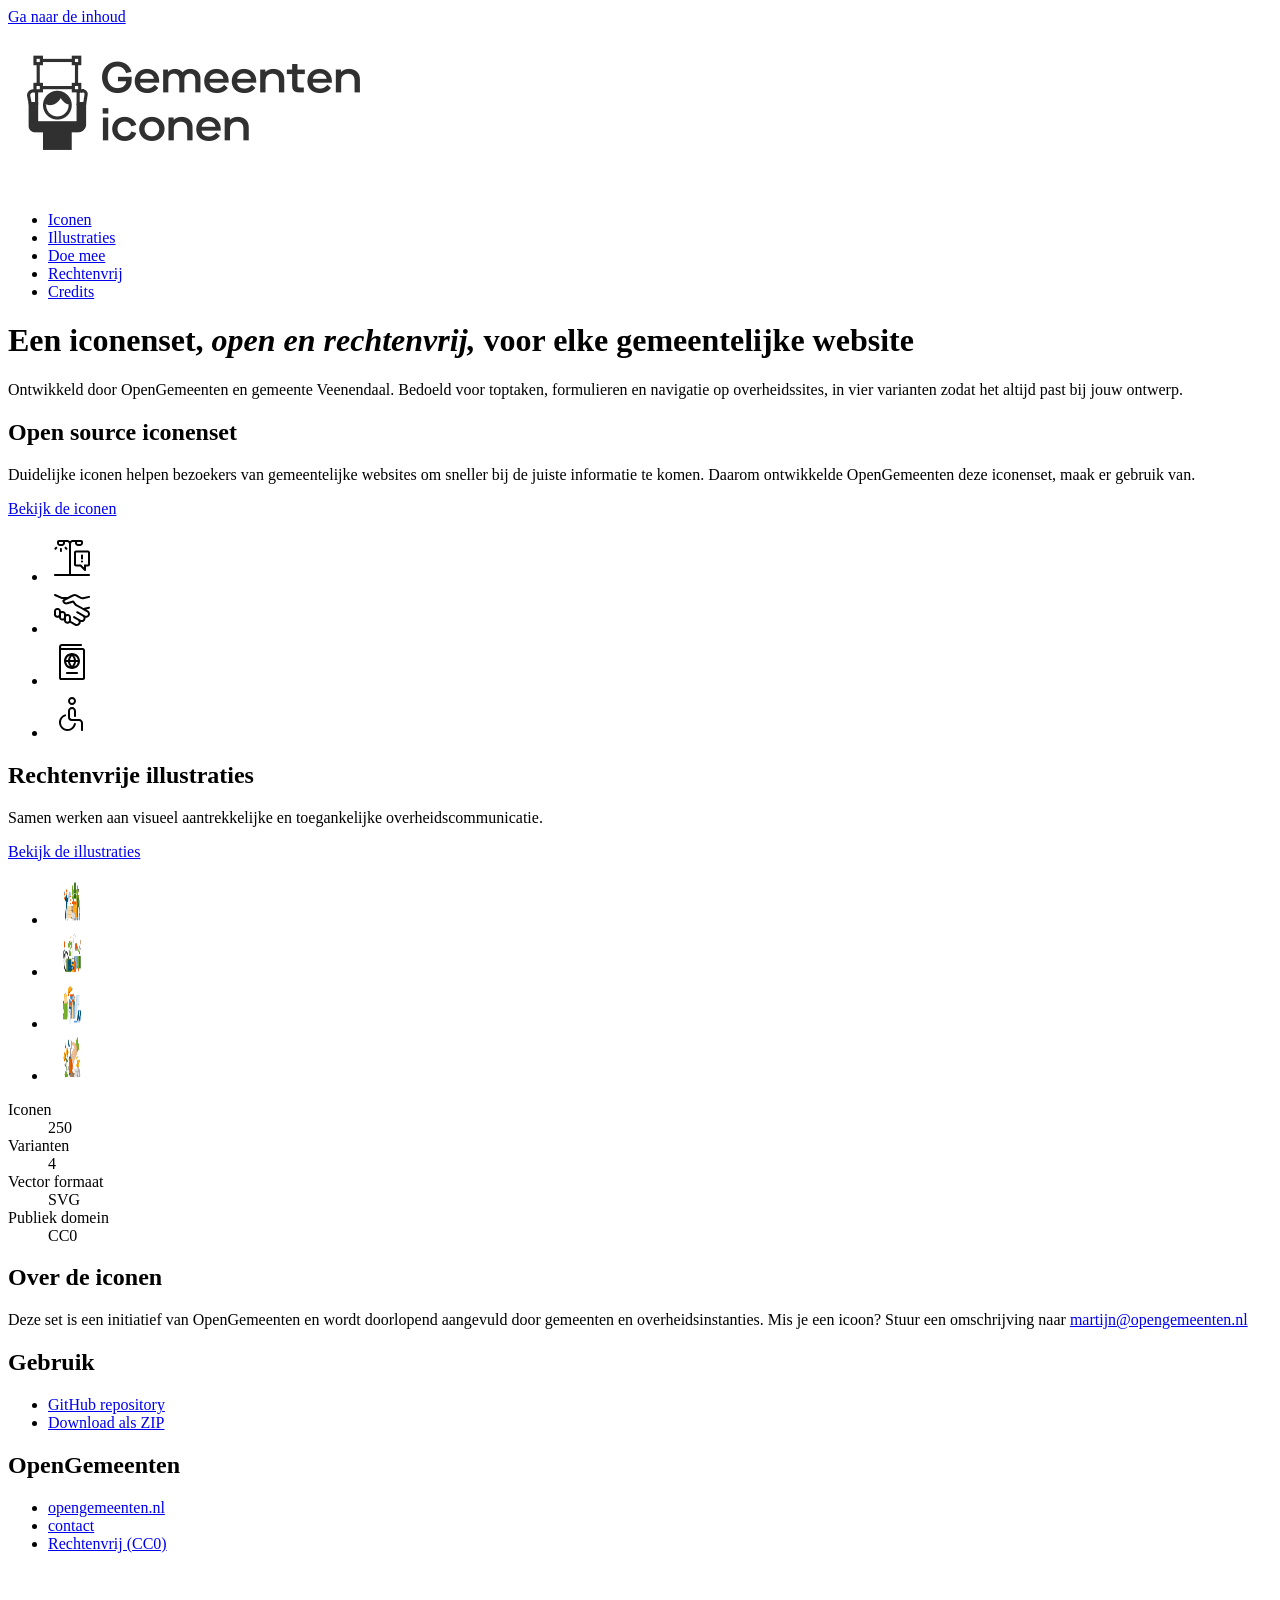
<file: index.html>
<!DOCTYPE html>
<html lang="nl">
<head>
    <meta charset="UTF-8">
    <meta name="viewport" content="width=device-width, initial-scale=1.0">
    <title>Gemeenten-Iconen</title>
    <meta name="description" content="Open en rechtenvrije iconenset voor Nederlandse gemeentelijke websites. 250 iconen in vier varianten.">
    <link rel="stylesheet" href="">
</head>
<body>
  <a href="#inhoud" class="skiplink">Ga naar de inhoud</a>

   <header> 
      <a href="index.html" class="logo-knop">
       <img src="assets/logo-gemeentenconen.png" alt="Gemeenten-Iconen">
      </a> 
    <nav>
     <ul>
        <li><a href="iconen.html">Iconen</a></li>
        <li><a href="illustraties.html">Illustraties</a></li>
        <li><a href="doe-mee.html">Doe mee</a></li>
        <li><a href="rechtenvrij.html">Rechtenvrij</a></li>
        <li><a href="credits.html">Credits</a></li>
     </ul>
    </nav>
   </header>
<main id="inhoud"> 

    <h1>Een iconenset, <em>open en rechtenvrij,</em> voor elke gemeentelijke website</h1>
    <p>Ontwikkeld door OpenGemeenten en gemeente Veenendaal. Bedoeld voor toptaken, formulieren en navigatie op overheidssites, in vier varianten zodat het altijd past bij jouw ontwerp.</p>

<section class="kaarten-sectie">
  <article>

    <h2>Open source iconenset</h2>
    <p>Duidelijke iconen helpen bezoekers van gemeentelijke websites om sneller bij de juiste informatie te komen. Daarom ontwikkelde OpenGemeenten deze iconenset, maak er gebruik van.</p>
    <a href="iconen.html">Bekijk de iconen</a>
    <ul class="iconen-grid">
      <li>
        <img src="Iconenset-master/Svg/Line/MeldingStraatverlichting.svg" alt="Melding straatverlichting" width="48" height="48">
      </li>

      <li>
        <img src="Iconenset-master/Svg/Line/Ondernemen.svg" alt="Ondernemen" width="48" height="48">
      </li>

      <li>
        <img src="Iconenset-master/Svg/Line/Paspoort.svg" alt="Paspoort" width="48" height="48">
      </li>

      <li>
        <img src="Iconenset-master/Svg/Line/Rolstoel.svg" alt="Rolstoel" width="48" height="48">
      </li>
    </ul>
  </article>

  <article>
    <h2>Rechtenvrije illustraties</h2>
    <p>Samen werken aan visueel aantrekkelijke en toegankelijke overheidscommunicatie.</p>
    <a href="illustraties.html">Bekijk de illustraties</a>

    <ul class="illustraties-grid">
    <li>
        <img src="OG_Illustratieset_v1/duu_koplopers.jpg" alt="" width="48" height="48">
    </li>

    <li>
        <img src="OG_Illustratieset_v1/duu_spullen.jpg" alt="" width="48" height="48">
    </li>

    <li>
        <img src="OG_Illustratieset_v1/duu_subsidies.jpg" alt="" width="48" height="48">
    </li>

    <li>
        <img src="OG_Illustratieset_v1/duu_tuin-en-omgeving.jpg" alt="" width="48" height="48">
    </li>
  </ul>
 </article>
</section>

<dl>
  <div>
    <dt>Iconen</dt>
    <dd>250</dd>
  </div>

  <div>
    <dt>Varianten</dt>
    <dd>4</dd>
  </div>

  <div>
    <dt>Vector formaat</dt>
    <dd>SVG</dd>
  </div>

  <div>
    <dt>Publiek domein</dt>
    <dd>CC0</dd>
  </div>
</dl>

</main>
 
<footer>
  <div class="footer-teksten">
    <div>
      <h2>Over de iconen</h2>
      <p>Deze set is een initiatief van OpenGemeenten en wordt doorlopend aangevuld door gemeenten en overheidsinstanties. Mis je een icoon? Stuur een omschrijving naar <a href="mailto:martijn@opengemeenten.nl">martijn@opengemeenten.nl</a></p>
    </div>

    <div>
      <h2>Gebruik</h2>
      <ul>
        <li><a href="https://github.com/OpenGemeenten/Iconenset/">GitHub repository</a></li>
        <li><a href="https://github.com/OpenGemeenten/Iconenset/archive/refs/heads/master.zip">Download als ZIP</a></li>
      </ul>
    </div>

    <div>
      <h2>OpenGemeenten</h2>
      <ul>
        <li><a href="https://www.opengemeenten.nl/">opengemeenten.nl</a></li>
        <li><a href="https://www.opengemeenten.nl/contact">contact</a></li>
        <li><a href="https://www.gemeenteniconen.nl/rechtenvrij">Rechtenvrij (CC0)</a></li>
      </ul>
    </div>
  </div>

  <a href="https://github.com/OpenGemeenten/Iconenset/">
    <img src="assets/pngfind.com-github-logo-png-1766942.png" alt="OpenGemeenten Iconenset op GitHub">
  </a>
</footer>

</body>
</html>
</file>
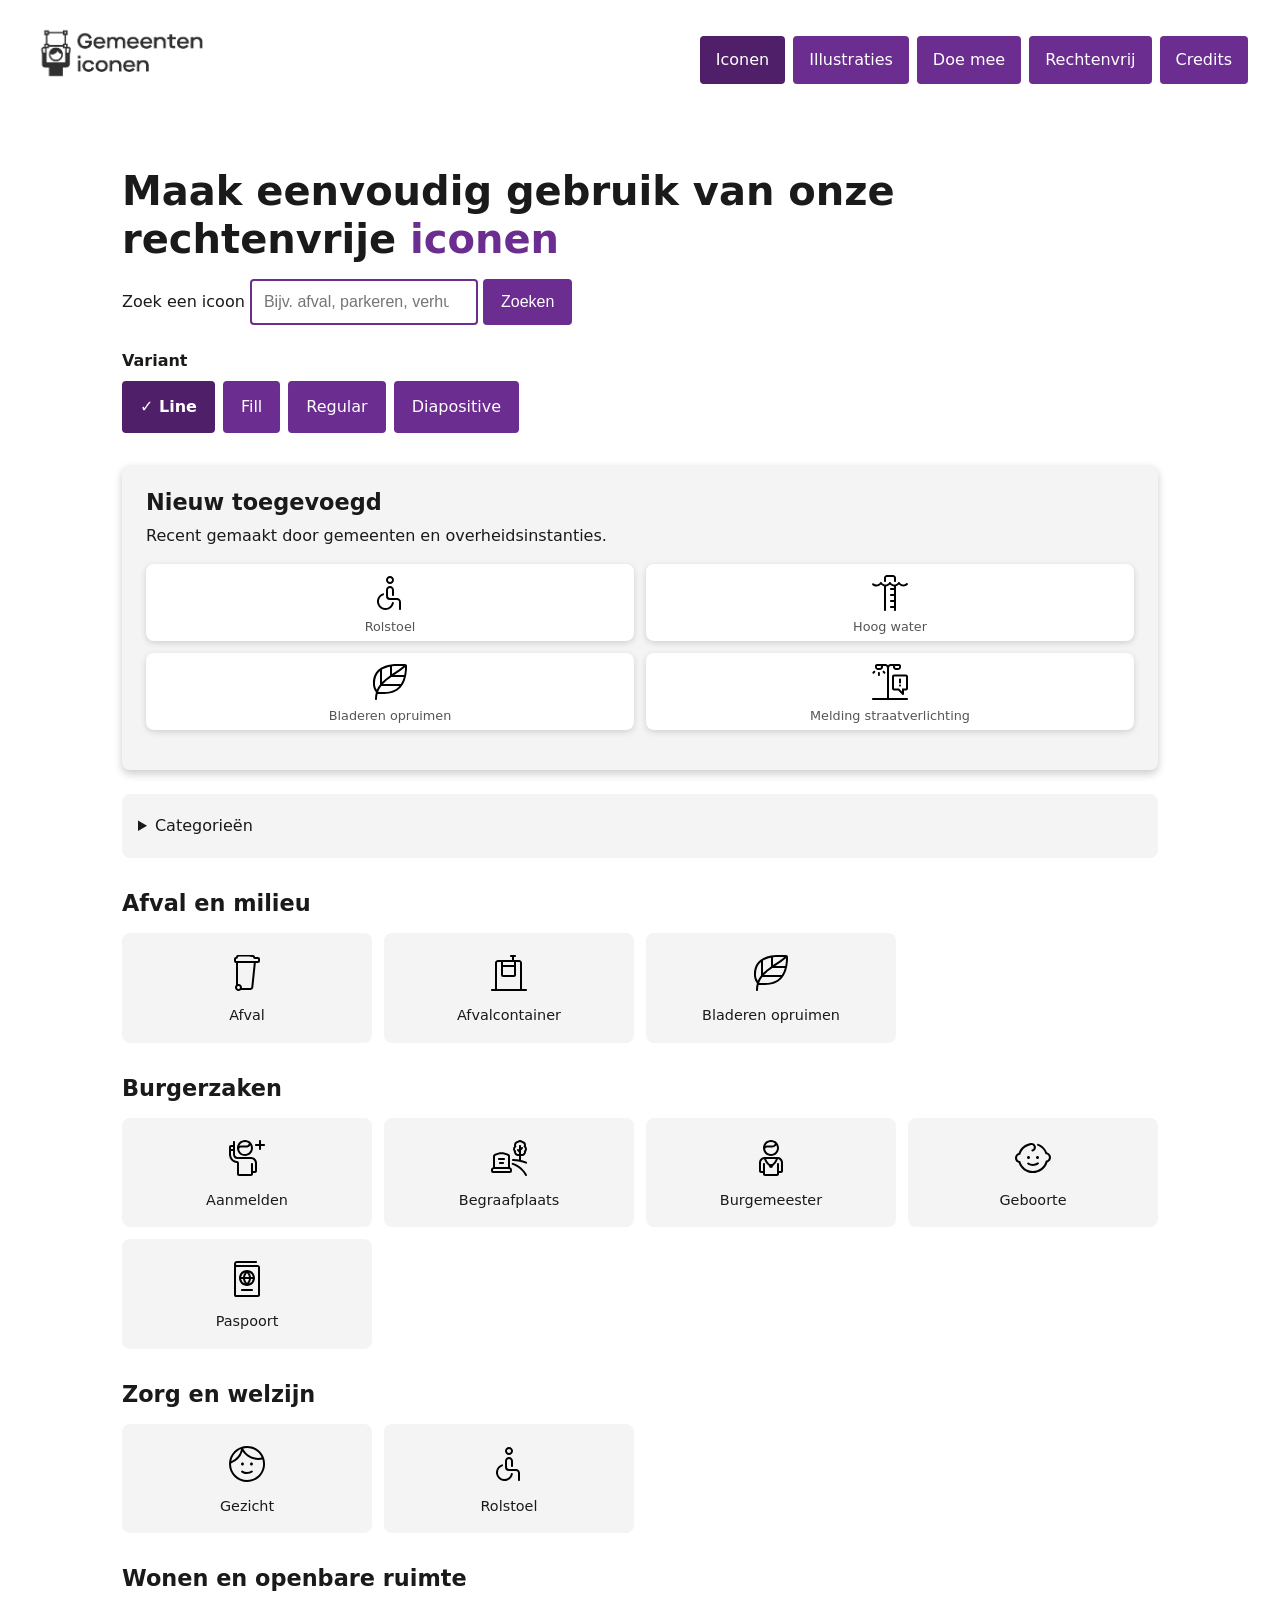
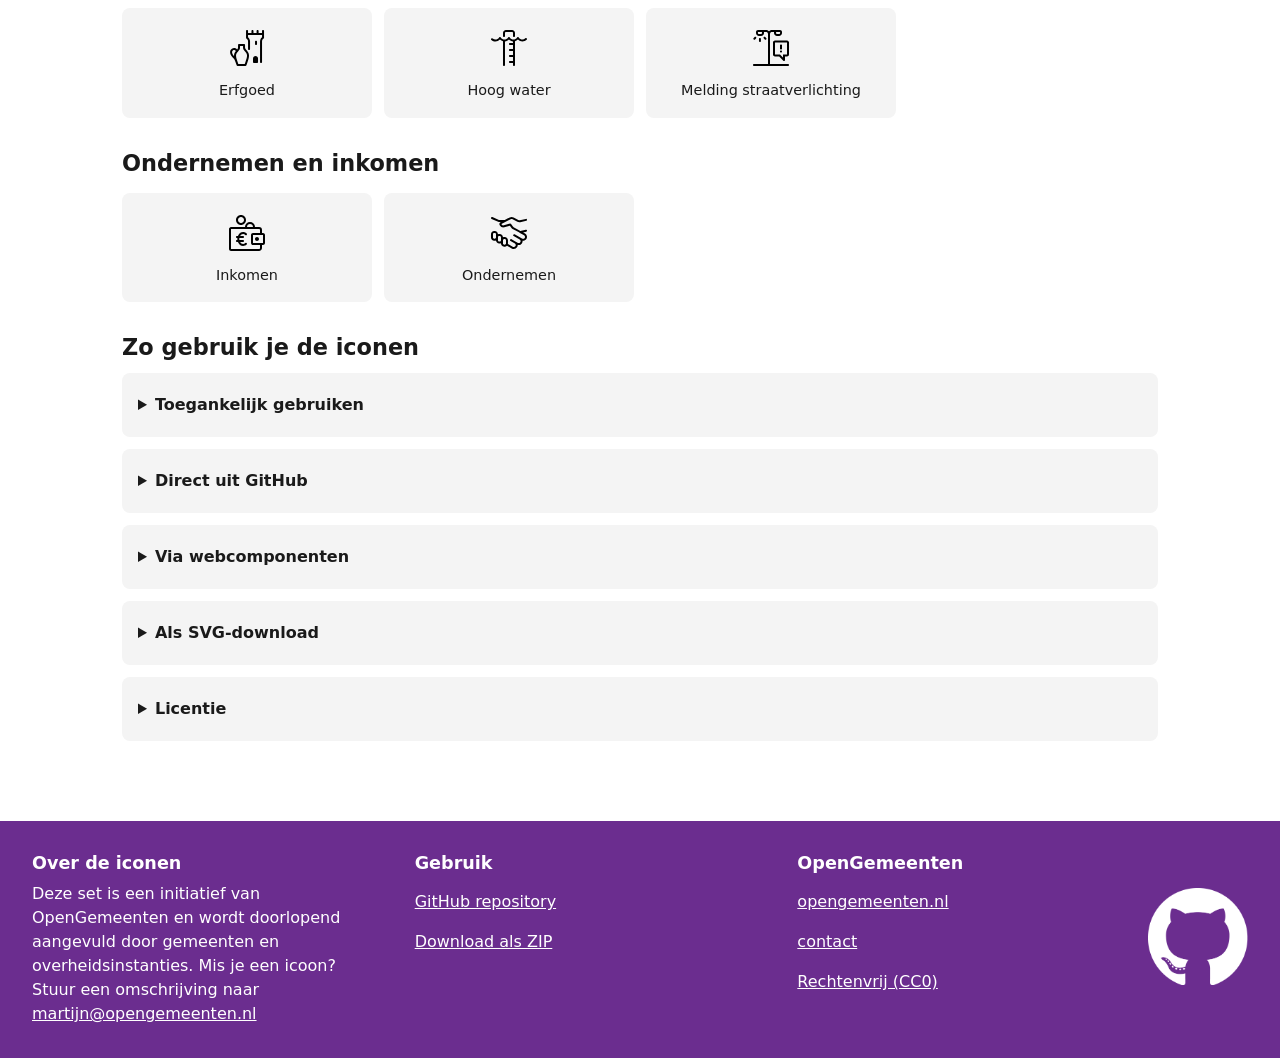
<file: iconen.html>
<!DOCTYPE html>
<html lang="nl">
<head>
  <meta charset="UTF-8">
  <meta name="viewport" content="width=device-width, initial-scale=1.0">
  <title>Iconen</title>
  <meta name="description" content="Open en rechtenvrije iconenset voor Nederlandse gemeentelijke websites. 250 iconen in vier varianten.">
  <link rel="stylesheet" href="styles.css">
</head>

<body>
  <a href="#inhoud" class="skiplink">Ga naar de inhoud</a>

  <header>
    <a href="index.html" class="logo-knop">
      <img src="assets/logo-gemeentenconen.png" alt="Gemeenten-Iconen">
    </a>
    <nav>
      <ul>
        <li><a href="iconen.html" class="actief">Iconen</a></li>
        <li><a href="illustraties.html">Illustraties</a></li>
        <li><a href="doe-mee.html">Doe mee</a></li>
        <li><a href="rechtenvrij.html">Rechtenvrij</a></li>
        <li><a href="credits.html">Credits</a></li>
      </ul>
    </nav>
  </header>

<main id="inhoud">
  <h1>Maak eenvoudig gebruik van onze rechtenvrije <em>iconen</em></h1>

  <!-- Zoeken -->
  <search>
    <form class="zoekformulier">
      <label for="zoek">Zoek een icoon</label>
      <input type="search" id="zoek" name="zoek" placeholder="Bijv. afval, parkeren, verhuizen">
      <button type="submit">Zoeken</button>
    </form>
  </search>

  <!-- Variant kiezen: de CSS (main:has) laat daardoor de juiste plaatjes zien -->
  <fieldset class="variant-keuze">
    <legend>Variant</legend>
    <input type="radio" name="variant" id="variant-line" checked>
    <label for="variant-line">Line</label>
    <input type="radio" name="variant" id="variant-fill">
    <label for="variant-fill">Fill</label>
    <input type="radio" name="variant" id="variant-regular">
    <label for="variant-regular">Regular</label>
    <input type="radio" name="variant" id="variant-diapositive">
    <label for="variant-diapositive">Diapositive</label>
  </fieldset>

  <!-- Recent toegevoegde iconen -->
  <article class="nieuw-blok">
    <h2>Nieuw toegevoegd</h2>
    <p>Recent gemaakt door gemeenten en overheidsinstanties.</p>
    <ul class="iconen-grid">
      <li>
        <button type="button" popovertarget="info-rolstoel">
          <img class="line" src="Iconenset-master/Svg/Line/Rolstoel.svg" alt="">
          <img class="fill" src="Iconenset-master/Svg/Fill/Rolstoel.svg" alt="">
          <img class="regular" src="Iconenset-master/Svg/Regular/Rolstoel.svg" alt="">
          <img class="diapositive" src="Iconenset-master/Svg/Regular%20diapositive/Rolstoel.svg" alt="">
          <span>Rolstoel</span>
        </button>
      </li>
      <li>
        <button type="button" popovertarget="info-hoog-water">
          <img class="line" src="Iconenset-master/Svg/Line/HoogWater.svg" alt="">
          <img class="fill" src="Iconenset-master/Svg/Fill/HoogWater.svg" alt="">
          <img class="regular" src="Iconenset-master/Svg/Regular/HoogWater.svg" alt="">
          <img class="diapositive" src="Iconenset-master/Svg/Regular%20diapositive/HoogWater.svg" alt="">
          <span>Hoog water</span>
        </button>
      </li>
      <li>
        <button type="button" popovertarget="info-bladeren-opruimen">
          <img class="line" src="Iconenset-master/Svg/Line/BladerenOpruimen.svg" alt="">
          <img class="fill" src="Iconenset-master/Svg/Fill/BladerenOpruimen.svg" alt="">
          <img class="regular" src="Iconenset-master/Svg/Regular/BladerenOpruimen.svg" alt="">
          <img class="diapositive" src="Iconenset-master/Svg/Regular%20diapositive/BladerenOpruimen.svg" alt="">
          <span>Bladeren opruimen</span>
        </button>
      </li>
      <li>
        <button type="button" popovertarget="info-melding-straatverlichting">
          <img class="line" src="Iconenset-master/Svg/Line/MeldingStraatverlichting.svg" alt="">
          <img class="fill" src="Iconenset-master/Svg/Fill/MeldingStraatverlichting.svg" alt="">
          <img class="regular" src="Iconenset-master/Svg/Regular/MeldingStraatverlichting.svg" alt="">
          <img class="diapositive" src="Iconenset-master/Svg/Regular%20diapositive/MeldingStraatverlichting.svg" alt="">
          <span>Melding straatverlichting</span>
        </button>
      </li>
    </ul>
  </article>

  <!-- Categorie-menu (details werkt zonder JavaScript) -->
  <nav class="categorie-menu">
    <details>
      <summary>Categorieën</summary>
      <ul>
        <li><a href="#afval">Afval en milieu</a></li>
        <li><a href="#burgerzaken">Burgerzaken</a></li>
        <li><a href="#zorg">Zorg en welzijn</a></li>
        <li><a href="#wonen">Wonen en openbare ruimte</a></li>
        <li><a href="#ondernemen">Ondernemen en inkomen</a></li>
      </ul>
    </details>
  </nav>

  <section id="afval">
    <h2>Afval en milieu</h2>
    <ul class="icon-grid">
      <li>
        <button type="button" popovertarget="info-afval">
          <img class="line" src="Iconenset-master/Svg/Line/Afval.svg" alt="">
          <img class="fill" src="Iconenset-master/Svg/Fill/Afval.svg" alt="">
          <img class="regular" src="Iconenset-master/Svg/Regular/Afval.svg" alt="">
          <img class="diapositive" src="Iconenset-master/Svg/Regular%20diapositive/Afval.svg" alt="">
          <span>Afval</span>
        </button>
      </li>
      <li>
        <button type="button" popovertarget="info-afvalcontainer">
          <img class="line" src="Iconenset-master/Svg/Line/Afvalcontainer.svg" alt="">
          <img class="fill" src="Iconenset-master/Svg/Fill/Afvalcontainer.svg" alt="">
          <img class="regular" src="Iconenset-master/Svg/Regular/Afvalcontainer.svg" alt="">
          <img class="diapositive" src="Iconenset-master/Svg/Regular%20diapositive/Afvalcontainer.svg" alt="">
          <span>Afvalcontainer</span>
        </button>
      </li>
      <li>
        <button type="button" popovertarget="info-bladeren-opruimen">
          <img class="line" src="Iconenset-master/Svg/Line/BladerenOpruimen.svg" alt="">
          <img class="fill" src="Iconenset-master/Svg/Fill/BladerenOpruimen.svg" alt="">
          <img class="regular" src="Iconenset-master/Svg/Regular/BladerenOpruimen.svg" alt="">
          <img class="diapositive" src="Iconenset-master/Svg/Regular%20diapositive/BladerenOpruimen.svg" alt="">
          <span>Bladeren opruimen</span>
        </button>
      </li>
    </ul>
  </section>

  <section id="burgerzaken">
    <h2>Burgerzaken</h2>
    <ul class="icon-grid">
      <li>
        <button type="button" popovertarget="info-aanmelden">
          <img class="line" src="Iconenset-master/Svg/Line/Aanmelden.svg" alt="">
          <img class="fill" src="Iconenset-master/Svg/Fill/Aanmelden.svg" alt="">
          <img class="regular" src="Iconenset-master/Svg/Regular/Aanmelden.svg" alt="">
          <img class="diapositive" src="Iconenset-master/Svg/Regular%20diapositive/Aanmelden.svg" alt="">
          <span>Aanmelden</span>
        </button>
      </li>
      <li>
        <button type="button" popovertarget="info-begraafplaats">
          <img class="line" src="Iconenset-master/Svg/Line/Begraafplaats.svg" alt="">
          <img class="fill" src="Iconenset-master/Svg/Fill/Begraafplaats.svg" alt="">
          <img class="regular" src="Iconenset-master/Svg/Regular/Begraafplaats.svg" alt="">
          <img class="diapositive" src="Iconenset-master/Svg/Regular%20diapositive/Begraafplaats.svg" alt="">
          <span>Begraafplaats</span>
        </button>
      </li>
      <li>
        <button type="button" popovertarget="info-burgemeester">
          <img class="line" src="Iconenset-master/Svg/Line/Burgemeester.svg" alt="">
          <img class="fill" src="Iconenset-master/Svg/Fill/Burgemeester.svg" alt="">
          <img class="regular" src="Iconenset-master/Svg/Regular/Burgemeester.svg" alt="">
          <img class="diapositive" src="Iconenset-master/Svg/Regular%20diapositive/Burgemeester.svg" alt="">
          <span>Burgemeester</span>
        </button>
      </li>
      <li>
        <button type="button" popovertarget="info-geboorte">
          <img class="line" src="Iconenset-master/Svg/Line/Geboorte.svg" alt="">
          <img class="fill" src="Iconenset-master/Svg/Fill/Geboorte.svg" alt="">
          <img class="regular" src="Iconenset-master/Svg/Regular/Geboorte.svg" alt="">
          <img class="diapositive" src="Iconenset-master/Svg/Regular%20diapositive/Geboorte.svg" alt="">
          <span>Geboorte</span>
        </button>
      </li>
      <li>
        <button type="button" popovertarget="info-paspoort">
          <img class="line" src="Iconenset-master/Svg/Line/Paspoort.svg" alt="">
          <img class="fill" src="Iconenset-master/Svg/Fill/Paspoort.svg" alt="">
          <img class="regular" src="Iconenset-master/Svg/Regular/Paspoort.svg" alt="">
          <img class="diapositive" src="Iconenset-master/Svg/Regular%20diapositive/Paspoort.svg" alt="">
          <span>Paspoort</span>
        </button>
      </li>
    </ul>
  </section>

  <section id="zorg">
    <h2>Zorg en welzijn</h2>
    <ul class="icon-grid">
      <li>
        <button type="button" popovertarget="info-gezicht">
          <img class="line" src="Iconenset-master/Svg/Line/Gezicht.svg" alt="">
          <img class="fill" src="Iconenset-master/Svg/Fill/Gezicht.svg" alt="">
          <img class="regular" src="Iconenset-master/Svg/Regular/Gezicht.svg" alt="">
          <img class="diapositive" src="Iconenset-master/Svg/Regular%20diapositive/Gezicht.svg" alt="">
          <span>Gezicht</span>
        </button>
      </li>
      <li>
        <button type="button" popovertarget="info-rolstoel">
          <img class="line" src="Iconenset-master/Svg/Line/Rolstoel.svg" alt="">
          <img class="fill" src="Iconenset-master/Svg/Fill/Rolstoel.svg" alt="">
          <img class="regular" src="Iconenset-master/Svg/Regular/Rolstoel.svg" alt="">
          <img class="diapositive" src="Iconenset-master/Svg/Regular%20diapositive/Rolstoel.svg" alt="">
          <span>Rolstoel</span>
        </button>
      </li>
    </ul>
  </section>

  <section id="wonen">
    <h2>Wonen en openbare ruimte</h2>
    <ul class="icon-grid">
      <li>
        <button type="button" popovertarget="info-erfgoed">
          <img class="line" src="Iconenset-master/Svg/Line/Erfgoed.svg" alt="">
          <img class="fill" src="Iconenset-master/Svg/Fill/Erfgoed.svg" alt="">
          <img class="regular" src="Iconenset-master/Svg/Regular/Erfgoed.svg" alt="">
          <img class="diapositive" src="Iconenset-master/Svg/Regular%20diapositive/Erfgoed.svg" alt="">
          <span>Erfgoed</span>
        </button>
      </li>
      <li>
        <button type="button" popovertarget="info-hoog-water">
          <img class="line" src="Iconenset-master/Svg/Line/HoogWater.svg" alt="">
          <img class="fill" src="Iconenset-master/Svg/Fill/HoogWater.svg" alt="">
          <img class="regular" src="Iconenset-master/Svg/Regular/HoogWater.svg" alt="">
          <img class="diapositive" src="Iconenset-master/Svg/Regular%20diapositive/HoogWater.svg" alt="">
          <span>Hoog water</span>
        </button>
      </li>
      <li>
        <button type="button" popovertarget="info-melding-straatverlichting">
          <img class="line" src="Iconenset-master/Svg/Line/MeldingStraatverlichting.svg" alt="">
          <img class="fill" src="Iconenset-master/Svg/Fill/MeldingStraatverlichting.svg" alt="">
          <img class="regular" src="Iconenset-master/Svg/Regular/MeldingStraatverlichting.svg" alt="">
          <img class="diapositive" src="Iconenset-master/Svg/Regular%20diapositive/MeldingStraatverlichting.svg" alt="">
          <span>Melding straatverlichting</span>
        </button>
      </li>
    </ul>
  </section>

  <section id="ondernemen">
    <h2>Ondernemen en inkomen</h2>
    <ul class="icon-grid">
      <li>
        <button type="button" popovertarget="info-inkomen">
          <img class="line" src="Iconenset-master/Svg/Line/Inkomen.svg" alt="">
          <img class="fill" src="Iconenset-master/Svg/Fill/Inkomen.svg" alt="">
          <img class="regular" src="Iconenset-master/Svg/Regular/Inkomen.svg" alt="">
          <img class="diapositive" src="Iconenset-master/Svg/Regular%20diapositive/Inkomen.svg" alt="">
          <span>Inkomen</span>
        </button>
      </li>
      <li>
        <button type="button" popovertarget="info-ondernemen">
          <img class="line" src="Iconenset-master/Svg/Line/Ondernemen.svg" alt="">
          <img class="fill" src="Iconenset-master/Svg/Fill/Ondernemen.svg" alt="">
          <img class="regular" src="Iconenset-master/Svg/Regular/Ondernemen.svg" alt="">
          <img class="diapositive" src="Iconenset-master/Svg/Regular%20diapositive/Ondernemen.svg" alt="">
          <span>Ondernemen</span>
        </button>
      </li>
    </ul>
  </section>

  <!-- Uitleg die voor ALLE iconen geldt (staat hier één keer i.p.v. in elke popup) -->
  <section class="gebruik-opties">
    <h2>Zo gebruik je de iconen</h2>

    <details>
      <summary><em>Toegankelijk gebruiken</em></summary>
      <p>Combineer een icoon altijd met een tekstlabel, zodat de betekenis ook zonder icoon duidelijk is.</p>
      <p><strong>Decoratief</strong> (naast tekst die hetzelfde zegt): gebruik een lege alt-tekst, alt="". Schermlezers slaan het icoon dan over.</p>
      <p><strong>Informatief</strong> (zonder tekst erbij): geef een beschrijvende alt-tekst, bijvoorbeeld alt="Afval".</p>
    </details>

    <details>
      <summary><em>Direct uit GitHub</em></summary>
      <p>Ontwikkelaars kunnen iconen rechtstreeks uit de repository laden, waardoor de set altijd actueel blijft op websites.</p>
      <a href="https://github.com/OpenGemeenten/Iconenset/">Bekijk de repository</a>
    </details>

    <details>
      <summary><em>Via webcomponenten</em></summary>
      <p>Onder leiding van Frameless zijn er van de regular iconen webcomponenten gemaakt, waardoor deze eenvoudig te gebruiken zijn in Common Ground-projecten.</p>
      <a href="https://frameless.github.io/iconset-npm/">Bekijk de documentatie</a>
    </details>

    <details>
      <summary><em>Als SVG-download</em></summary>
      <p>Liever alles in één keer binnenhalen? Download de complete set als ZIP-bestand.</p>
      <a href="https://github.com/OpenGemeenten/Iconenset/archive/refs/heads/master.zip">Download de complete set</a>
    </details>

    <details>
      <summary><em>Licentie</em></summary>
      <p>Alle iconen zijn vrijgegeven onder CC0 (publiek domein). Je mag ze gratis gebruiken, aanpassen en verspreiden, zonder bronvermelding.</p>
    </details>
  </section>


  <!-- ===== POPUPS: één per icoon =====
       De knop met popovertarget="info-afval" opent de popup met id="info-afval".
       Nieuw icoon? Kopieer een hele <dialog> en verander de naam en bestandsnaam. -->

  <dialog id="info-afval" class="icoon-dialoog" popover>
    <div class="dialoog-kop">
      <h2>Afval</h2>
      <button type="button" popovertarget="info-afval" popovertargetaction="hide">Sluiten</button>
    </div>
    <p>Dit icoon wordt gebruikt om alles rondom afval, afvalinzameling en -verwerking aan te duiden, bijvoorbeeld bij formulieren, meldingen en informatiepagina's over afval.</p>
    <p><strong>Synoniemen:</strong> vuilnis, huisvuil, afvalinzameling</p>
    <h3>Varianten en download</h3>
    <ul class="varianten-vergelijk">
      <li><img src="Iconenset-master/Svg/Line/Afval.svg" alt=""><a href="Iconenset-master/Svg/Line/Afval.svg" download>Line</a></li>
      <li><img src="Iconenset-master/Svg/Fill/Afval.svg" alt=""><a href="Iconenset-master/Svg/Fill/Afval.svg" download>Fill</a></li>
      <li><img src="Iconenset-master/Svg/Regular/Afval.svg" alt=""><a href="Iconenset-master/Svg/Regular/Afval.svg" download>Regular</a></li>
      <li><img src="Iconenset-master/Svg/Regular%20diapositive/Afval.svg" alt=""><a href="Iconenset-master/Svg/Regular%20diapositive/Afval.svg" download>Diapositive</a></li>
    </ul>
    <h3>Embedcode</h3>
    <label for="embed-afval">Selecteer en kopieer met Ctrl+C</label>
    <textarea id="embed-afval" readonly rows="3"><img src="Iconenset-master/Svg/Line/Afval.svg" alt="Afval" width="48" height="48"></textarea>
  </dialog>

  <dialog id="info-afvalcontainer" class="icoon-dialoog" popover>
    <div class="dialoog-kop">
      <h2>Afvalcontainer</h2>
      <button type="button" popovertarget="info-afvalcontainer" popovertargetaction="hide">Sluiten</button>
    </div>
    <p>Betekenis en synoniemen volgen nog.</p>
    <h3>Varianten en download</h3>
    <ul class="varianten-vergelijk">
      <li><img src="Iconenset-master/Svg/Line/Afvalcontainer.svg" alt=""><a href="Iconenset-master/Svg/Line/Afvalcontainer.svg" download>Line</a></li>
      <li><img src="Iconenset-master/Svg/Fill/Afvalcontainer.svg" alt=""><a href="Iconenset-master/Svg/Fill/Afvalcontainer.svg" download>Fill</a></li>
      <li><img src="Iconenset-master/Svg/Regular/Afvalcontainer.svg" alt=""><a href="Iconenset-master/Svg/Regular/Afvalcontainer.svg" download>Regular</a></li>
      <li><img src="Iconenset-master/Svg/Regular%20diapositive/Afvalcontainer.svg" alt=""><a href="Iconenset-master/Svg/Regular%20diapositive/Afvalcontainer.svg" download>Diapositive</a></li>
    </ul>
    <h3>Embedcode</h3>
    <label for="embed-afvalcontainer">Selecteer en kopieer met Ctrl+C</label>
    <textarea id="embed-afvalcontainer" readonly rows="3"><img src="Iconenset-master/Svg/Line/Afvalcontainer.svg" alt="Afvalcontainer" width="48" height="48"></textarea>
  </dialog>

  <dialog id="info-bladeren-opruimen" class="icoon-dialoog" popover>
    <div class="dialoog-kop">
      <h2>Bladeren opruimen</h2>
      <button type="button" popovertarget="info-bladeren-opruimen" popovertargetaction="hide">Sluiten</button>
    </div>
    <p>Betekenis en synoniemen volgen nog.</p>
    <h3>Varianten en download</h3>
    <ul class="varianten-vergelijk">
      <li><img src="Iconenset-master/Svg/Line/BladerenOpruimen.svg" alt=""><a href="Iconenset-master/Svg/Line/BladerenOpruimen.svg" download>Line</a></li>
      <li><img src="Iconenset-master/Svg/Fill/BladerenOpruimen.svg" alt=""><a href="Iconenset-master/Svg/Fill/BladerenOpruimen.svg" download>Fill</a></li>
      <li><img src="Iconenset-master/Svg/Regular/BladerenOpruimen.svg" alt=""><a href="Iconenset-master/Svg/Regular/BladerenOpruimen.svg" download>Regular</a></li>
      <li><img src="Iconenset-master/Svg/Regular%20diapositive/BladerenOpruimen.svg" alt=""><a href="Iconenset-master/Svg/Regular%20diapositive/BladerenOpruimen.svg" download>Diapositive</a></li>
    </ul>
    <h3>Embedcode</h3>
    <label for="embed-bladeren-opruimen">Selecteer en kopieer met Ctrl+C</label>
    <textarea id="embed-bladeren-opruimen" readonly rows="3"><img src="Iconenset-master/Svg/Line/BladerenOpruimen.svg" alt="Bladeren opruimen" width="48" height="48"></textarea>
  </dialog>

  <dialog id="info-aanmelden" class="icoon-dialoog" popover>
    <div class="dialoog-kop">
      <h2>Aanmelden</h2>
      <button type="button" popovertarget="info-aanmelden" popovertargetaction="hide">Sluiten</button>
    </div>
    <p>Betekenis en synoniemen volgen nog.</p>
    <h3>Varianten en download</h3>
    <ul class="varianten-vergelijk">
      <li><img src="Iconenset-master/Svg/Line/Aanmelden.svg" alt=""><a href="Iconenset-master/Svg/Line/Aanmelden.svg" download>Line</a></li>
      <li><img src="Iconenset-master/Svg/Fill/Aanmelden.svg" alt=""><a href="Iconenset-master/Svg/Fill/Aanmelden.svg" download>Fill</a></li>
      <li><img src="Iconenset-master/Svg/Regular/Aanmelden.svg" alt=""><a href="Iconenset-master/Svg/Regular/Aanmelden.svg" download>Regular</a></li>
      <li><img src="Iconenset-master/Svg/Regular%20diapositive/Aanmelden.svg" alt=""><a href="Iconenset-master/Svg/Regular%20diapositive/Aanmelden.svg" download>Diapositive</a></li>
    </ul>
    <h3>Embedcode</h3>
    <label for="embed-aanmelden">Selecteer en kopieer met Ctrl+C</label>
    <textarea id="embed-aanmelden" readonly rows="3"><img src="Iconenset-master/Svg/Line/Aanmelden.svg" alt="Aanmelden" width="48" height="48"></textarea>
  </dialog>

  <dialog id="info-begraafplaats" class="icoon-dialoog" popover>
    <div class="dialoog-kop">
      <h2>Begraafplaats</h2>
      <button type="button" popovertarget="info-begraafplaats" popovertargetaction="hide">Sluiten</button>
    </div>
    <p>Betekenis en synoniemen volgen nog.</p>
    <h3>Varianten en download</h3>
    <ul class="varianten-vergelijk">
      <li><img src="Iconenset-master/Svg/Line/Begraafplaats.svg" alt=""><a href="Iconenset-master/Svg/Line/Begraafplaats.svg" download>Line</a></li>
      <li><img src="Iconenset-master/Svg/Fill/Begraafplaats.svg" alt=""><a href="Iconenset-master/Svg/Fill/Begraafplaats.svg" download>Fill</a></li>
      <li><img src="Iconenset-master/Svg/Regular/Begraafplaats.svg" alt=""><a href="Iconenset-master/Svg/Regular/Begraafplaats.svg" download>Regular</a></li>
      <li><img src="Iconenset-master/Svg/Regular%20diapositive/Begraafplaats.svg" alt=""><a href="Iconenset-master/Svg/Regular%20diapositive/Begraafplaats.svg" download>Diapositive</a></li>
    </ul>
    <h3>Embedcode</h3>
    <label for="embed-begraafplaats">Selecteer en kopieer met Ctrl+C</label>
    <textarea id="embed-begraafplaats" readonly rows="3"><img src="Iconenset-master/Svg/Line/Begraafplaats.svg" alt="Begraafplaats" width="48" height="48"></textarea>
  </dialog>

  <dialog id="info-burgemeester" class="icoon-dialoog" popover>
    <div class="dialoog-kop">
      <h2>Burgemeester</h2>
      <button type="button" popovertarget="info-burgemeester" popovertargetaction="hide">Sluiten</button>
    </div>
    <p>Betekenis en synoniemen volgen nog.</p>
    <h3>Varianten en download</h3>
    <ul class="varianten-vergelijk">
      <li><img src="Iconenset-master/Svg/Line/Burgemeester.svg" alt=""><a href="Iconenset-master/Svg/Line/Burgemeester.svg" download>Line</a></li>
      <li><img src="Iconenset-master/Svg/Fill/Burgemeester.svg" alt=""><a href="Iconenset-master/Svg/Fill/Burgemeester.svg" download>Fill</a></li>
      <li><img src="Iconenset-master/Svg/Regular/Burgemeester.svg" alt=""><a href="Iconenset-master/Svg/Regular/Burgemeester.svg" download>Regular</a></li>
      <li><img src="Iconenset-master/Svg/Regular%20diapositive/Burgemeester.svg" alt=""><a href="Iconenset-master/Svg/Regular%20diapositive/Burgemeester.svg" download>Diapositive</a></li>
    </ul>
    <h3>Embedcode</h3>
    <label for="embed-burgemeester">Selecteer en kopieer met Ctrl+C</label>
    <textarea id="embed-burgemeester" readonly rows="3"><img src="Iconenset-master/Svg/Line/Burgemeester.svg" alt="Burgemeester" width="48" height="48"></textarea>
  </dialog>

  <dialog id="info-geboorte" class="icoon-dialoog" popover>
    <div class="dialoog-kop">
      <h2>Geboorte</h2>
      <button type="button" popovertarget="info-geboorte" popovertargetaction="hide">Sluiten</button>
    </div>
    <p>Betekenis en synoniemen volgen nog.</p>
    <h3>Varianten en download</h3>
    <ul class="varianten-vergelijk">
      <li><img src="Iconenset-master/Svg/Line/Geboorte.svg" alt=""><a href="Iconenset-master/Svg/Line/Geboorte.svg" download>Line</a></li>
      <li><img src="Iconenset-master/Svg/Fill/Geboorte.svg" alt=""><a href="Iconenset-master/Svg/Fill/Geboorte.svg" download>Fill</a></li>
      <li><img src="Iconenset-master/Svg/Regular/Geboorte.svg" alt=""><a href="Iconenset-master/Svg/Regular/Geboorte.svg" download>Regular</a></li>
      <li><img src="Iconenset-master/Svg/Regular%20diapositive/Geboorte.svg" alt=""><a href="Iconenset-master/Svg/Regular%20diapositive/Geboorte.svg" download>Diapositive</a></li>
    </ul>
    <h3>Embedcode</h3>
    <label for="embed-geboorte">Selecteer en kopieer met Ctrl+C</label>
    <textarea id="embed-geboorte" readonly rows="3"><img src="Iconenset-master/Svg/Line/Geboorte.svg" alt="Geboorte" width="48" height="48"></textarea>
  </dialog>

  <dialog id="info-paspoort" class="icoon-dialoog" popover>
    <div class="dialoog-kop">
      <h2>Paspoort</h2>
      <button type="button" popovertarget="info-paspoort" popovertargetaction="hide">Sluiten</button>
    </div>
    <p>Betekenis en synoniemen volgen nog.</p>
    <h3>Varianten en download</h3>
    <ul class="varianten-vergelijk">
      <li><img src="Iconenset-master/Svg/Line/Paspoort.svg" alt=""><a href="Iconenset-master/Svg/Line/Paspoort.svg" download>Line</a></li>
      <li><img src="Iconenset-master/Svg/Fill/Paspoort.svg" alt=""><a href="Iconenset-master/Svg/Fill/Paspoort.svg" download>Fill</a></li>
      <li><img src="Iconenset-master/Svg/Regular/Paspoort.svg" alt=""><a href="Iconenset-master/Svg/Regular/Paspoort.svg" download>Regular</a></li>
      <li><img src="Iconenset-master/Svg/Regular%20diapositive/Paspoort.svg" alt=""><a href="Iconenset-master/Svg/Regular%20diapositive/Paspoort.svg" download>Diapositive</a></li>
    </ul>
    <h3>Embedcode</h3>
    <label for="embed-paspoort">Selecteer en kopieer met Ctrl+C</label>
    <textarea id="embed-paspoort" readonly rows="3"><img src="Iconenset-master/Svg/Line/Paspoort.svg" alt="Paspoort" width="48" height="48"></textarea>
  </dialog>

  <dialog id="info-gezicht" class="icoon-dialoog" popover>
    <div class="dialoog-kop">
      <h2>Gezicht</h2>
      <button type="button" popovertarget="info-gezicht" popovertargetaction="hide">Sluiten</button>
    </div>
    <p>Betekenis en synoniemen volgen nog.</p>
    <h3>Varianten en download</h3>
    <ul class="varianten-vergelijk">
      <li><img src="Iconenset-master/Svg/Line/Gezicht.svg" alt=""><a href="Iconenset-master/Svg/Line/Gezicht.svg" download>Line</a></li>
      <li><img src="Iconenset-master/Svg/Fill/Gezicht.svg" alt=""><a href="Iconenset-master/Svg/Fill/Gezicht.svg" download>Fill</a></li>
      <li><img src="Iconenset-master/Svg/Regular/Gezicht.svg" alt=""><a href="Iconenset-master/Svg/Regular/Gezicht.svg" download>Regular</a></li>
      <li><img src="Iconenset-master/Svg/Regular%20diapositive/Gezicht.svg" alt=""><a href="Iconenset-master/Svg/Regular%20diapositive/Gezicht.svg" download>Diapositive</a></li>
    </ul>
    <h3>Embedcode</h3>
    <label for="embed-gezicht">Selecteer en kopieer met Ctrl+C</label>
    <textarea id="embed-gezicht" readonly rows="3"><img src="Iconenset-master/Svg/Line/Gezicht.svg" alt="Gezicht" width="48" height="48"></textarea>
  </dialog>

  <dialog id="info-rolstoel" class="icoon-dialoog" popover>
    <div class="dialoog-kop">
      <h2>Rolstoel</h2>
      <button type="button" popovertarget="info-rolstoel" popovertargetaction="hide">Sluiten</button>
    </div>
    <p>Betekenis en synoniemen volgen nog.</p>
    <h3>Varianten en download</h3>
    <ul class="varianten-vergelijk">
      <li><img src="Iconenset-master/Svg/Line/Rolstoel.svg" alt=""><a href="Iconenset-master/Svg/Line/Rolstoel.svg" download>Line</a></li>
      <li><img src="Iconenset-master/Svg/Fill/Rolstoel.svg" alt=""><a href="Iconenset-master/Svg/Fill/Rolstoel.svg" download>Fill</a></li>
      <li><img src="Iconenset-master/Svg/Regular/Rolstoel.svg" alt=""><a href="Iconenset-master/Svg/Regular/Rolstoel.svg" download>Regular</a></li>
      <li><img src="Iconenset-master/Svg/Regular%20diapositive/Rolstoel.svg" alt=""><a href="Iconenset-master/Svg/Regular%20diapositive/Rolstoel.svg" download>Diapositive</a></li>
    </ul>
    <h3>Embedcode</h3>
    <label for="embed-rolstoel">Selecteer en kopieer met Ctrl+C</label>
    <textarea id="embed-rolstoel" readonly rows="3"><img src="Iconenset-master/Svg/Line/Rolstoel.svg" alt="Rolstoel" width="48" height="48"></textarea>
  </dialog>

  <dialog id="info-erfgoed" class="icoon-dialoog" popover>
    <div class="dialoog-kop">
      <h2>Erfgoed</h2>
      <button type="button" popovertarget="info-erfgoed" popovertargetaction="hide">Sluiten</button>
    </div>
    <p>Betekenis en synoniemen volgen nog.</p>
    <h3>Varianten en download</h3>
    <ul class="varianten-vergelijk">
      <li><img src="Iconenset-master/Svg/Line/Erfgoed.svg" alt=""><a href="Iconenset-master/Svg/Line/Erfgoed.svg" download>Line</a></li>
      <li><img src="Iconenset-master/Svg/Fill/Erfgoed.svg" alt=""><a href="Iconenset-master/Svg/Fill/Erfgoed.svg" download>Fill</a></li>
      <li><img src="Iconenset-master/Svg/Regular/Erfgoed.svg" alt=""><a href="Iconenset-master/Svg/Regular/Erfgoed.svg" download>Regular</a></li>
      <li><img src="Iconenset-master/Svg/Regular%20diapositive/Erfgoed.svg" alt=""><a href="Iconenset-master/Svg/Regular%20diapositive/Erfgoed.svg" download>Diapositive</a></li>
    </ul>
    <h3>Embedcode</h3>
    <label for="embed-erfgoed">Selecteer en kopieer met Ctrl+C</label>
    <textarea id="embed-erfgoed" readonly rows="3"><img src="Iconenset-master/Svg/Line/Erfgoed.svg" alt="Erfgoed" width="48" height="48"></textarea>
  </dialog>

  <dialog id="info-hoog-water" class="icoon-dialoog" popover>
    <div class="dialoog-kop">
      <h2>Hoog water</h2>
      <button type="button" popovertarget="info-hoog-water" popovertargetaction="hide">Sluiten</button>
    </div>
    <p>Betekenis en synoniemen volgen nog.</p>
    <h3>Varianten en download</h3>
    <ul class="varianten-vergelijk">
      <li><img src="Iconenset-master/Svg/Line/HoogWater.svg" alt=""><a href="Iconenset-master/Svg/Line/HoogWater.svg" download>Line</a></li>
      <li><img src="Iconenset-master/Svg/Fill/HoogWater.svg" alt=""><a href="Iconenset-master/Svg/Fill/HoogWater.svg" download>Fill</a></li>
      <li><img src="Iconenset-master/Svg/Regular/HoogWater.svg" alt=""><a href="Iconenset-master/Svg/Regular/HoogWater.svg" download>Regular</a></li>
      <li><img src="Iconenset-master/Svg/Regular%20diapositive/HoogWater.svg" alt=""><a href="Iconenset-master/Svg/Regular%20diapositive/HoogWater.svg" download>Diapositive</a></li>
    </ul>
    <h3>Embedcode</h3>
    <label for="embed-hoog-water">Selecteer en kopieer met Ctrl+C</label>
    <textarea id="embed-hoog-water" readonly rows="3"><img src="Iconenset-master/Svg/Line/HoogWater.svg" alt="Hoog water" width="48" height="48"></textarea>
  </dialog>

  <dialog id="info-melding-straatverlichting" class="icoon-dialoog" popover>
    <div class="dialoog-kop">
      <h2>Melding straatverlichting</h2>
      <button type="button" popovertarget="info-melding-straatverlichting" popovertargetaction="hide">Sluiten</button>
    </div>
    <p>Betekenis en synoniemen volgen nog.</p>
    <h3>Varianten en download</h3>
    <ul class="varianten-vergelijk">
      <li><img src="Iconenset-master/Svg/Line/MeldingStraatverlichting.svg" alt=""><a href="Iconenset-master/Svg/Line/MeldingStraatverlichting.svg" download>Line</a></li>
      <li><img src="Iconenset-master/Svg/Fill/MeldingStraatverlichting.svg" alt=""><a href="Iconenset-master/Svg/Fill/MeldingStraatverlichting.svg" download>Fill</a></li>
      <li><img src="Iconenset-master/Svg/Regular/MeldingStraatverlichting.svg" alt=""><a href="Iconenset-master/Svg/Regular/MeldingStraatverlichting.svg" download>Regular</a></li>
      <li><img src="Iconenset-master/Svg/Regular%20diapositive/MeldingStraatverlichting.svg" alt=""><a href="Iconenset-master/Svg/Regular%20diapositive/MeldingStraatverlichting.svg" download>Diapositive</a></li>
    </ul>
    <h3>Embedcode</h3>
    <label for="embed-melding-straatverlichting">Selecteer en kopieer met Ctrl+C</label>
    <textarea id="embed-melding-straatverlichting" readonly rows="3"><img src="Iconenset-master/Svg/Line/MeldingStraatverlichting.svg" alt="Melding straatverlichting" width="48" height="48"></textarea>
  </dialog>

  <dialog id="info-inkomen" class="icoon-dialoog" popover>
    <div class="dialoog-kop">
      <h2>Inkomen</h2>
      <button type="button" popovertarget="info-inkomen" popovertargetaction="hide">Sluiten</button>
    </div>
    <p>Betekenis en synoniemen volgen nog.</p>
    <h3>Varianten en download</h3>
    <ul class="varianten-vergelijk">
      <li><img src="Iconenset-master/Svg/Line/Inkomen.svg" alt=""><a href="Iconenset-master/Svg/Line/Inkomen.svg" download>Line</a></li>
      <li><img src="Iconenset-master/Svg/Fill/Inkomen.svg" alt=""><a href="Iconenset-master/Svg/Fill/Inkomen.svg" download>Fill</a></li>
      <li><img src="Iconenset-master/Svg/Regular/Inkomen.svg" alt=""><a href="Iconenset-master/Svg/Regular/Inkomen.svg" download>Regular</a></li>
      <li><img src="Iconenset-master/Svg/Regular%20diapositive/Inkomen.svg" alt=""><a href="Iconenset-master/Svg/Regular%20diapositive/Inkomen.svg" download>Diapositive</a></li>
    </ul>
    <h3>Embedcode</h3>
    <label for="embed-inkomen">Selecteer en kopieer met Ctrl+C</label>
    <textarea id="embed-inkomen" readonly rows="3"><img src="Iconenset-master/Svg/Line/Inkomen.svg" alt="Inkomen" width="48" height="48"></textarea>
  </dialog>

  <dialog id="info-ondernemen" class="icoon-dialoog" popover>
    <div class="dialoog-kop">
      <h2>Ondernemen</h2>
      <button type="button" popovertarget="info-ondernemen" popovertargetaction="hide">Sluiten</button>
    </div>
    <p>Betekenis en synoniemen volgen nog.</p>
    <h3>Varianten en download</h3>
    <ul class="varianten-vergelijk">
      <li><img src="Iconenset-master/Svg/Line/Ondernemen.svg" alt=""><a href="Iconenset-master/Svg/Line/Ondernemen.svg" download>Line</a></li>
      <li><img src="Iconenset-master/Svg/Fill/Ondernemen.svg" alt=""><a href="Iconenset-master/Svg/Fill/Ondernemen.svg" download>Fill</a></li>
      <li><img src="Iconenset-master/Svg/Regular/Ondernemen.svg" alt=""><a href="Iconenset-master/Svg/Regular/Ondernemen.svg" download>Regular</a></li>
      <li><img src="Iconenset-master/Svg/Regular%20diapositive/Ondernemen.svg" alt=""><a href="Iconenset-master/Svg/Regular%20diapositive/Ondernemen.svg" download>Diapositive</a></li>
    </ul>
    <h3>Embedcode</h3>
    <label for="embed-ondernemen">Selecteer en kopieer met Ctrl+C</label>
    <textarea id="embed-ondernemen" readonly rows="3"><img src="Iconenset-master/Svg/Line/Ondernemen.svg" alt="Ondernemen" width="48" height="48"></textarea>
  </dialog>

</main>


<footer>
  <div class="footer-teksten">
    <div>
      <h2>Over de iconen</h2>
      <p>Deze set is een initiatief van OpenGemeenten en wordt doorlopend aangevuld door gemeenten en overheidsinstanties. Mis je een icoon? Stuur een omschrijving naar <a href="mailto:martijn@opengemeenten.nl">martijn@opengemeenten.nl</a></p>
    </div>

    <div>
      <h2>Gebruik</h2>
      <ul>
        <li><a href="https://github.com/OpenGemeenten/Iconenset/">GitHub repository</a></li>
        <li><a href="https://github.com/OpenGemeenten/Iconenset/archive/refs/heads/master.zip">Download als ZIP</a></li>
      </ul>
    </div>

    <div>
      <h2>OpenGemeenten</h2>
      <ul>
        <li><a href="https://www.opengemeenten.nl/">opengemeenten.nl</a></li>
        <li><a href="https://www.opengemeenten.nl/contact">contact</a></li>
        <li><a href="https://www.gemeenteniconen.nl/rechtenvrij">Rechtenvrij (CC0)</a></li>
      </ul>
    </div>
  </div>

  <a href="https://github.com/OpenGemeenten/Iconenset/">
    <img src="assets/pngfind.com-github-logo-png-1766942.png" alt="OpenGemeenten Iconenset op GitHub">
  </a>
</footer>

</body>
</html>
</file>
<file: styles.css>
/* ===== Variabelen ===== */
:root {
  --paars: #6b2d8f;
  --paars-donker: #4f2069;
  --paars-licht: #efe6f5;      /* hover-kleur */
  --wit: #ffffff;
  --grijs: #f4f4f4;
  --tekst: #1a1a1a;
  --tekst-zacht: #555555;
  --rand: #cccccc;
  --vlak: #ffffff;             /* wit vakje (voor dark mode) */
  --schaduw: 0 4px 8px rgba(0, 0, 0, 0.2);
  --schaduw-klein: 0 2px 6px rgba(0, 0, 0, 0.15);
}

/* ===== Reset en basis ===== */
* {
  margin: 0;
  padding: 0;
  box-sizing: border-box;
}

html {
  scroll-behavior: smooth;     /* ankerlinks scrollen zacht */
}

body {
  font-family: system-ui, sans-serif;
  line-height: 1.5;
  color: var(--tekst);
}

img {
  max-width: 100%;
  height: auto;
}

/* Max. ongeveer 12 woorden per regel, links uitgelijnd */
p {
  max-width: 65ch;
  text-align: left;
}

/* ===== Skiplink ===== */
.skiplink {
  position: absolute;
  top: -100px;
  left: 10px;
  padding: 10px;
  background: var(--wit);
  color: var(--paars-donker);
}

.skiplink:focus {
  top: 10px;
}

/* ===== Header en menu ===== */
header {
  display: flex;
  flex-direction: column;
  align-items: center;
  gap: 12px;
  padding: 12px 16px;
}

.logo-knop img {   /* logo */
  height: 64px;               
  width: auto;
}

header nav ul {
  display: flex;
  flex-wrap: wrap;
  justify-content: center;
  gap: 8px;
  list-style: none;
}

/* Paarse knoppen in het menu */
header nav a {
  display: block;
  padding: 12px 16px;
  background-color: var(--paars);
  color: var(--wit);
  text-decoration: none;
  border-radius: 4px;
}

/* .actief = de pagina waar je nu bent */
header nav a:hover,
header nav a.actief {
  background-color: var(--paars-donker);
}

/* ===== Inhoud ===== */
main {
  max-width: 1100px;
  margin: 0 auto;
  padding: 24px 16px;
}

main section {
  margin-top: 32px;
}

h1 {
  font-size: 1.75rem;
  line-height: 1.2;
  margin-bottom: 16px;
}

h1 em {
  color: var(--paars);
  font-style: normal;
}

h2 {
  font-size: 1.4rem;
  line-height: 1.2;
  margin-bottom: 8px;
}

/* ===== Knoppen (paarse border, lichtpaars bij hover) ===== */
button {
  padding: 12px 16px;
  font-size: 1rem;
  background-color: var(--paars);
  color: var(--wit);
  border: 2px solid var(--paars);
  border-radius: 4px;
  cursor: pointer;
}

button:hover {
  background-color: var(--paars-licht);
  color: var(--paars-donker);
}

/* ===== Kaarten (homepage en "Nieuw toegevoegd") ===== */
.kaarten-sectie {
  display: flex;
  flex-direction: column;
  gap: 24px;
  margin-top: 24px;
}

article {
  display: flex;
  flex-direction: column;     /* inhoud onder elkaar, zodat de knop onderaan kan */
  background-color: var(--grijs);
  padding: 16px;
  border-radius: 8px;
  box-shadow: var(--schaduw);
}

.nieuw-blok {
  margin-top: 32px;
}

/* Paarse knop-link onderaan een kaart: in beide kaarten even hoog */
article > a {
  display: inline-block;
  align-self: flex-start;
  margin-top: auto;           /* duwt de knop naar de onderkant van de kaart */
  padding: 12px 16px;
  background-color: var(--paars);
  color: var(--wit);
  text-decoration: none;
  border-radius: 4px;
}

article > a:hover {
  background-color: var(--paars-donker);
}

.iconen-grid,
.illustraties-grid {
  display: grid;
  grid-template-columns: repeat(2, 1fr);
  gap: 12px;
  margin: 16px 0;
  list-style: none;
}

/* Elk icoon in een eigen wit vakje met schaduw */
.iconen-grid li {
  padding: 5px 6px;
  text-align: center;
  background-color: var(--vlak);
  border-radius: 8px;
  box-shadow: var(--schaduw-klein);
}

/* Grootte van de iconen staat hier, dan hoeft het niet in elke <img> */
.iconen-grid img,
.icon-grid img {
  display: block;
  width: 48px;
  height: 48px;
  margin: 0 auto;
}

.iconen-grid span {
  display: block;
  font-size: 0.8rem;
  color: var(--tekst-zacht);
}

.illustraties-grid img {
  width: 100%;
  height: 100px;
  object-fit: cover;
  border-radius: 4px;
}

/* ===== Statistieken ===== */
dl {
  display: grid;
  grid-template-columns: repeat(2, 1fr);
  gap: 24px;
  margin-top: 32px;
  padding: 24px 16px;
  text-align: center;
  background-color: var(--grijs);
  border-radius: 8px;
  box-shadow: var(--schaduw);
}

dl div {
  display: flex;
  flex-direction: column-reverse;
}

dt {
  font-size: 0.9rem;
  color: var(--tekst-zacht);
}

dd {
  font-size: 2rem;
  font-weight: bold;
  color: var(--paars);
}

/* ===== Zoekformulier ===== */
form[role="search"] {
  display: flex;
  flex-wrap: wrap;            /* veld en knop gaan naar de volgende regel als het te smal is */
  gap: 8px;
  max-width: 500px;
  margin-top: 24px;
}

form[role="search"] label {
  flex-basis: 100%;           /* label krijgt een eigen regel */
  font-weight: bold;
}

input[type="search"] {
  flex: 1 1 200px;            /* mag groeien, begint op 200px */
  padding: 12px;
  font-size: 1rem;
  border: 2px solid var(--paars);
  border-radius: 4px;
}

/* Zoekknop: volledig paars, bij hover lichtpaars met donkere tekst */
form[role="search"] button {
  background-color: var(--paars);
  color: var(--wit);
}

form[role="search"] button:hover {
  background-color: var(--paars-licht);
  color: var(--paars-donker);
}

/* ===== Variant-keuze: radio's als knoppen ===== */
.variant-keuze {
  display: flex;
  flex-wrap: wrap;
  gap: 8px;
  margin-top: 24px;
  border: none;
}

.variant-keuze legend {
  margin-bottom: 8px;
  font-weight: bold;
}

/* Het echte radiorondje verstoppen; het label wordt de knop */
.variant-keuze input {
  position: absolute;
  opacity: 0;
}

/* Alle varianten: volledig paars */
.variant-keuze label {
  padding: 12px 16px;
  background-color: var(--paars);
  color: var(--wit);
  border: 2px solid var(--paars);
  border-radius: 4px;
  cursor: pointer;
}

.variant-keuze label:hover {
  background-color: var(--paars-licht);
  color: var(--paars-donker);
}

/* Gekozen variant: donkerder paars met een vinkje */
.variant-keuze input:checked + label {
  background-color: var(--paars-donker);
  border-color: var(--paars-donker);
  color: var(--wit);
  font-weight: bold;
}

.variant-keuze input:checked + label::before {
  content: "✓ ";
}

/* Toetsenbord: zichtbare rand om de knop */
.variant-keuze input:focus-visible + label {
  outline: 3px solid var(--paars-donker);
  outline-offset: 2px;
}

/* ===== Variant wisselen zonder JavaScript ===== */
/* Elk icoon staat 4 keer in de HTML (line, fill, regular, diapositive).
   CSS laat alleen de variant zien die bij de aangevinkte knop hoort.
   main:has(#variant-fill:checked) betekent:
   "als er in main een aangevinkte #variant-fill zit, dan..." */

/* Standaard: alleen Line zichtbaar */
.icon-grid .fill,
.icon-grid .regular,
.icon-grid .diapositive,
.iconen-grid .fill,
.iconen-grid .regular,
.iconen-grid .diapositive {
  display: none;
}

/* Andere variant gekozen? Verberg Line... */
main:has(#variant-fill:checked) .line,
main:has(#variant-regular:checked) .line,
main:has(#variant-diapositive:checked) .line {
  display: none;
}

/* ...en toon de gekozen variant */
main:has(#variant-fill:checked) .fill,
main:has(#variant-regular:checked) .regular,
main:has(#variant-diapositive:checked) .diapositive {
  display: block;
}

/* ===== Categorieën: uitklapmenu ===== */
.categorie-menu {
  margin-top: 24px;
}

.categorie-menu ul {
  max-width: 320px;
  margin-top: 8px;
  list-style: none;
  background-color: var(--wit);
  border: 2px solid var(--paars);
  border-radius: 4px;
}

.categorie-menu li a {
  display: block;
  padding: 12px 16px;
  color: var(--paars-donker);
  text-decoration: none;
}

.categorie-menu li a:hover {
  background-color: var(--paars-licht);
}

/* ===== Icoonraster per categorie ===== */
.icon-grid {
  display: grid;
  grid-template-columns: repeat(2, 1fr);
  gap: 12px;
  margin-top: 16px;
  list-style: none;
}

.icon-grid li {
  padding: 16px 8px;
  text-align: center;
  background-color: var(--grijs);
  border-radius: 8px;
}

/* Elk icoon is een knop (opent de popup), maar ziet eruit als gewoon icoon + tekst */
.icon-grid button,
.iconen-grid button {
  display: block;
  width: 100%;
  padding: 0;
  background: none;
  border: none;
  color: inherit;
  font: inherit;
  cursor: pointer;
}

.icon-grid button:hover span,
.iconen-grid button:hover span {
  text-decoration: underline;     /* laat zien dat het klikbaar is */
}

.icon-grid span {
  display: block;
  margin-top: 8px;
  font-size: 0.9rem;
}

/* ===== Uitklapblokjes (details) ===== */
details {
  margin-top: 12px;
  padding: 12px 16px;
  background-color: var(--grijs);
  border-radius: 8px;
}

summary {
  padding: 8px 0;
  cursor: pointer;
}

summary em {
  font-style: normal;
  font-weight: bold;
}

details p {
  margin: 8px 0;
}

details a {
  color: var(--paars-donker);
}

/* ===== Icoon-popup ===== */
/* De popup is een <dialog> met het attribuut popover.
   Openen en sluiten doet de browser zelf, zonder JavaScript. */
dialog {
  width: 90%;
  max-width: 400px;
  margin: auto;
  padding: 24px;
  border: none;
  border-radius: 8px;
}

dialog::backdrop {
  background-color: rgba(0, 0, 0, 0.5);
}

.icoon-dialoog {
  max-width: 600px;
  max-height: 90vh;
  overflow-y: auto;               /* lange popup? dan kun je scrollen */
}

.dialoog-kop {
  display: flex;
  justify-content: space-between;
  align-items: center;
  gap: 16px;
}

.icoon-dialoog p {
  margin-top: 12px;
}

.icoon-dialoog h3 {
  font-size: 1.2rem;
  margin: 24px 0 8px 0;
}

.icoon-dialoog a {
  color: var(--paars-donker);
}

.varianten-vergelijk {
  display: grid;
  grid-template-columns: repeat(2, 1fr);
  gap: 12px;
  list-style: none;
}

.varianten-vergelijk li {
  padding: 12px 8px;
  text-align: center;
  background-color: var(--grijs);
  border-radius: 8px;
}

.varianten-vergelijk img {
  display: block;
  width: 64px;
  height: 64px;
  margin: 0 auto 8px auto;
}

/* Downloadlink onder elke variant: paarse knop */
.varianten-vergelijk a {
  display: block;
  padding: 8px;
  background-color: var(--paars);
  color: var(--wit);
  text-decoration: none;
  border-radius: 4px;
}

.varianten-vergelijk a:hover {
  background-color: var(--paars-donker);
}

.icoon-dialoog textarea {
  display: block;
  width: 100%;
  margin: 8px 0;
  padding: 8px;
  font-family: monospace;
  font-size: 0.9rem;
  border: 1px solid var(--rand);
  border-radius: 4px;
}

/* ===== Footer ===== */
footer {
  display: flex;
  align-items: center;
  justify-content: space-between;
  gap: 16px;
  margin-top: 32px;
  padding: 24px 16px;
  background-color: var(--paars);
  color: var(--wit);
}

.footer-teksten {
  flex: 1;
  display: flex;
  flex-direction: column;
  gap: 24px;
}

footer h2 {
  font-size: 1.1rem;
  margin-bottom: 8px;
}

footer a {
  color: var(--wit);
}

footer ul {
  list-style: none;
}

footer li a {
  display: inline-block;
  padding: 8px 0;
}

footer img {
  width: 60px;
}

/* ===== Vanaf tablet (700px) ===== */
@media (min-width: 700px) {
  header {
    flex-direction: row;
    justify-content: space-between;
    padding: 16px 32px;
  }

  .logo-knop img {
    height: 80px;
  }

  main {
    padding: 48px 32px;
  }

  h1 {
    font-size: 2.5rem;
  }

  .kaarten-sectie {
    flex-direction: row;
  }

  article {
    flex: 1;
    padding: 24px;
  }

  .iconen-grid {
    grid-template-columns: repeat(2, 1fr);
  }
  .illustraties-grid,
  .icon-grid,
  .varianten-vergelijk,
  dl {
    grid-template-columns: repeat(4, 1fr);
  }

  footer {
    padding: 32px;
  }

  footer img {
    width: 100px;
  }
}

/* ===== Vanaf desktop (1000px) ===== */
@media (min-width: 1000px) {
  .footer-teksten {
    flex-direction: row;
    gap: 48px;
  }

  .footer-teksten div {
    flex: 1;
  }
}
</file>
